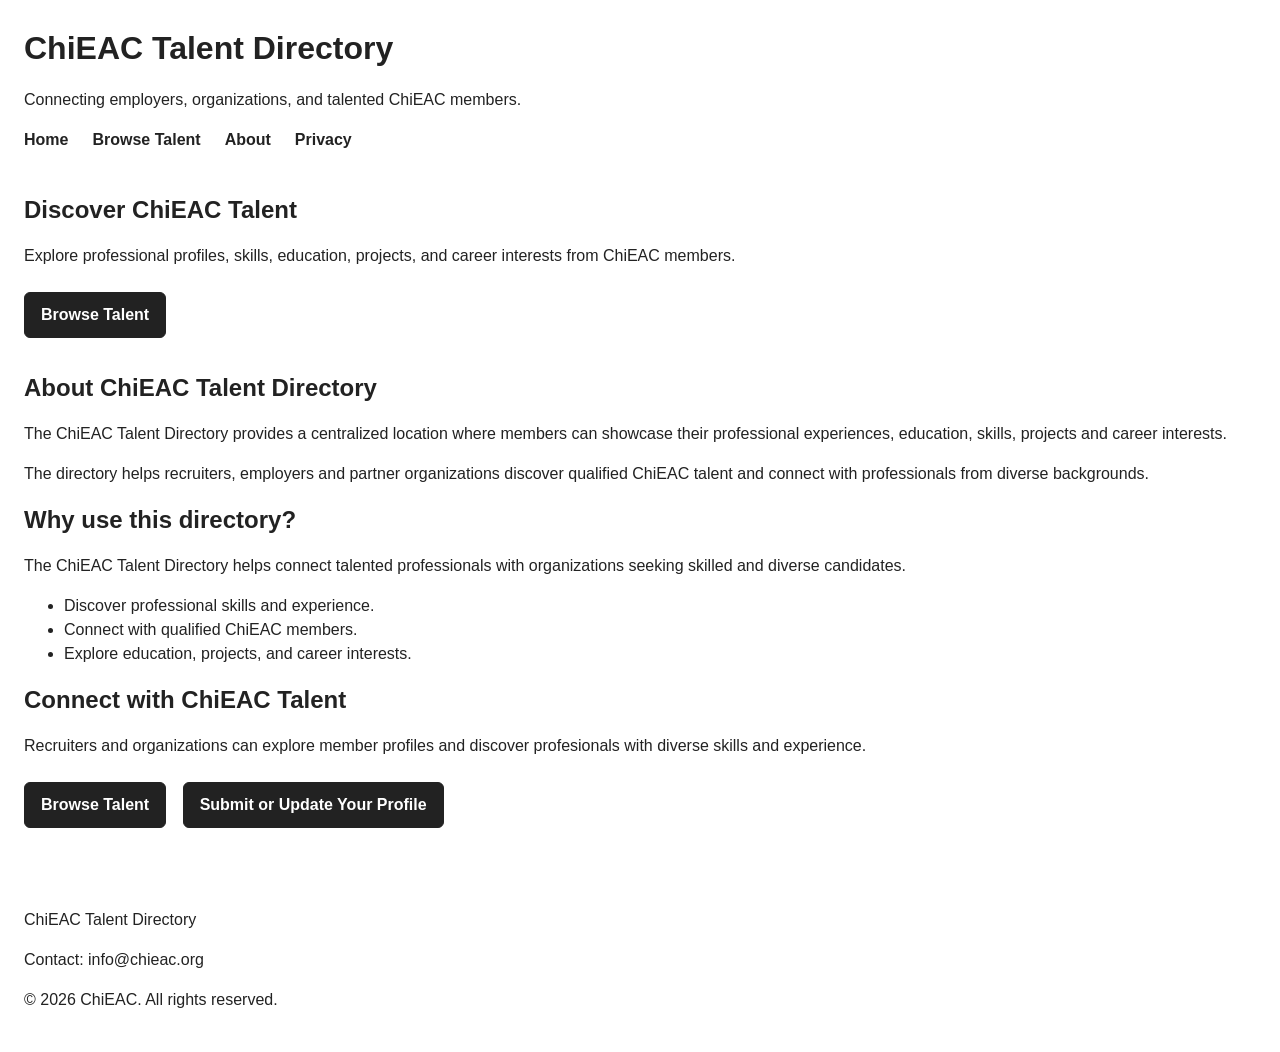
<file: index.html>
<!DOCTYPE html>
<html lang="en">

<head>
    <meta charset="UTF-8">
    <meta name="viewport" content="width=device-width, initial-scale=1.0">
    <title>ChiEAC Talent Directory</title>

    <link rel="stylesheet" href="css/styles.css">
</head>

<body>

    <header>
        <h1>ChiEAC Talent Directory</h1>

        <p>
            Connecting employers, organizations, and talented ChiEAC members.
        </p>

        <nav>
            <ul>
                <li><a href="index.html">Home</a></li>
                <li><a href="directory.html">Browse Talent</a></li>
                <li><a href="about.html">About</a></li>
                <li><a href="privacy.html">Privacy</a></li>
            </ul>
        </nav>
    </header>

    <main>

        <section class="hero">

            <h2>
                Discover ChiEAC Talent
            </h2>

            <p>
                Explore professional profiles, skills, education,
                projects, and career interests from ChiEAC members.
            </p>

            <a href="directory.html" class="cta-button">
                Browse Talent
            </a>

        </section>

        <section class="about">

            <h2>
                About ChiEAC Talent Directory
            </h2>

            <p>
                The ChiEAC Talent Directory provides a centralized
                location where members can showcase their professional
                experiences, education, skills, projects and career interests.
            </p>

            <p>
                The directory helps recruiters, employers and partner
                organizations discover qualified ChiEAC talent and connect
                with professionals from diverse backgrounds.
            </p>

        </section>

        <section class="benefits">

            <h2>
                Why use this directory?
            </h2>

            <p>
                The ChiEAC Talent Directory helps connect talented
                professionals with organizations seeking skilled
                and diverse candidates.
            </p>

            <ul>

                <li>
                    Discover professional skills and experience.
                </li>

                <li>
                    Connect with qualified ChiEAC members.
                </li>

                <li>
                    Explore education, projects, and career interests.
                </li>
            </ul>

        </section>

        <section class-"cta">

            <h2>
                Connect with ChiEAC Talent
            </h2>

            <p>
                Recruiters and organizations can explore member
                profiles and discover profesionals with diverse
                skills and experience.
            </p>

            <a href="directory.html" class="cta-button">
                Browse Talent
            </a>

            <a href="directory.html" class="cta-button">
                Submit or Update Your Profile
            </a>

        </section>

    </main>

    <footer>

        <p>
            ChiEAC Talent Directory
        </p>

        <p>
            Contact: info@chieac.org
        </p>

        <p>
            © 2026 ChiEAC. All rights reserved.
        </p>

    </footer>

</body>

</html>
</file>
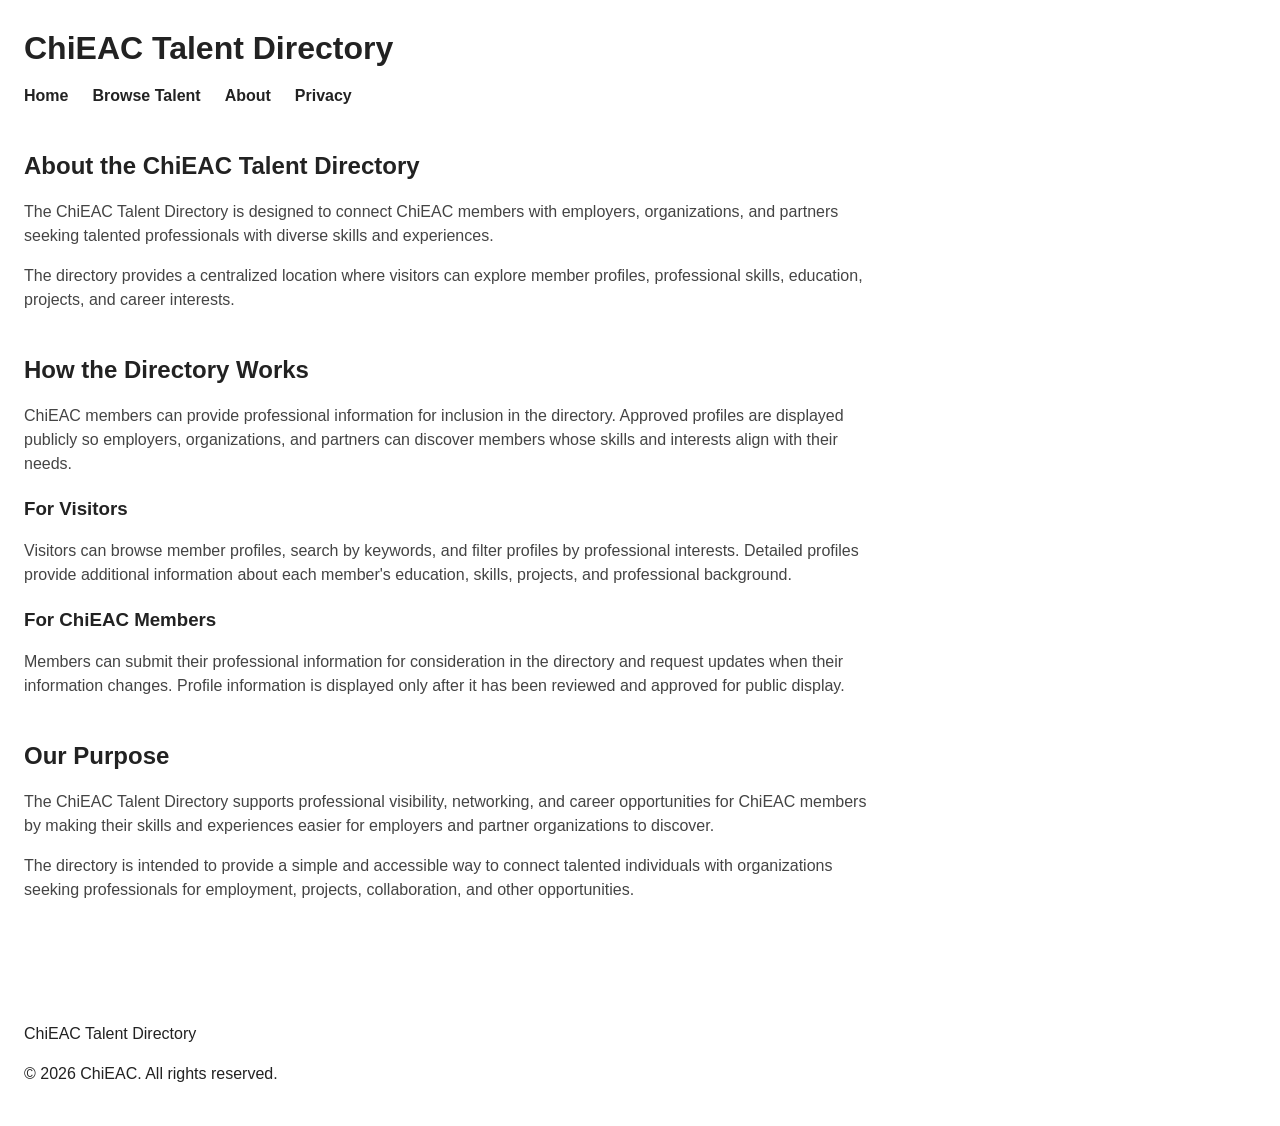
<file: about.html>
<!doctype html>
<html lang="en">
  <head>
    <meta charset="UTF-8" />
    <meta name="viewport" content="width=device-width, initial-scale=1.0" />

    <title>About | ChiEAC Talent Directory</title>

    <link rel="stylesheet" href="css/styles.css" />
  </head>

  <body>
    <header>
      <h1>ChiEAC Talent Directory</h1>

      <nav>
        <ul>
          <li><a href="index.html">Home</a></li>
          <li><a href="directory.html">Browse Talent</a></li>
          <li><a href="about.html">About</a></li>
          <li><a href="privacy.html">Privacy</a></li>
        </ul>
      </nav>
    </header>

    <main>
      <section class="about-section">
        <h2>About the ChiEAC Talent Directory</h2>

        <p>
          The ChiEAC Talent Directory is designed to connect ChiEAC members with
          employers, organizations, and partners seeking talented professionals
          with diverse skills and experiences.
        </p>

        <p>
          The directory provides a centralized location where visitors can
          explore member profiles, professional skills, education, projects, and
          career interests.
        </p>
      </section>

      <section class="how-it-works">
        <h2>How the Directory Works</h2>

        <p>
          ChiEAC members can provide professional information for inclusion in
          the directory. Approved profiles are displayed publicly so employers,
          organizations, and partners can discover members whose skills and
          interests align with their needs.
        </p>

        <h3>For Visitors</h3>

        <p>
          Visitors can browse member profiles, search by keywords, and filter
          profiles by professional interests. Detailed profiles provide
          additional information about each member's education, skills,
          projects, and professional background.
        </p>

        <h3>For ChiEAC Members</h3>

        <p>
          Members can submit their professional information for consideration in
          the directory and request updates when their information changes.
          Profile information is displayed only after it has been reviewed and
          approved for public display.
        </p>
      </section>

      <section class="directory-purpose">
        <h2>Our Purpose</h2>

        <p>
          The ChiEAC Talent Directory supports professional visibility,
          networking, and career opportunities for ChiEAC members by making
          their skills and experiences easier for employers and partner
          organizations to discover.
        </p>

        <p>
          The directory is intended to provide a simple and accessible way to
          connect talented individuals with organizations seeking professionals
          for employment, projects, collaboration, and other opportunities.
        </p>
      </section>
    </main>

    <footer>
      <p>ChiEAC Talent Directory</p>
      <p>© 2026 ChiEAC. All rights reserved.</p>
    </footer>
  </body>
</html>
</file>
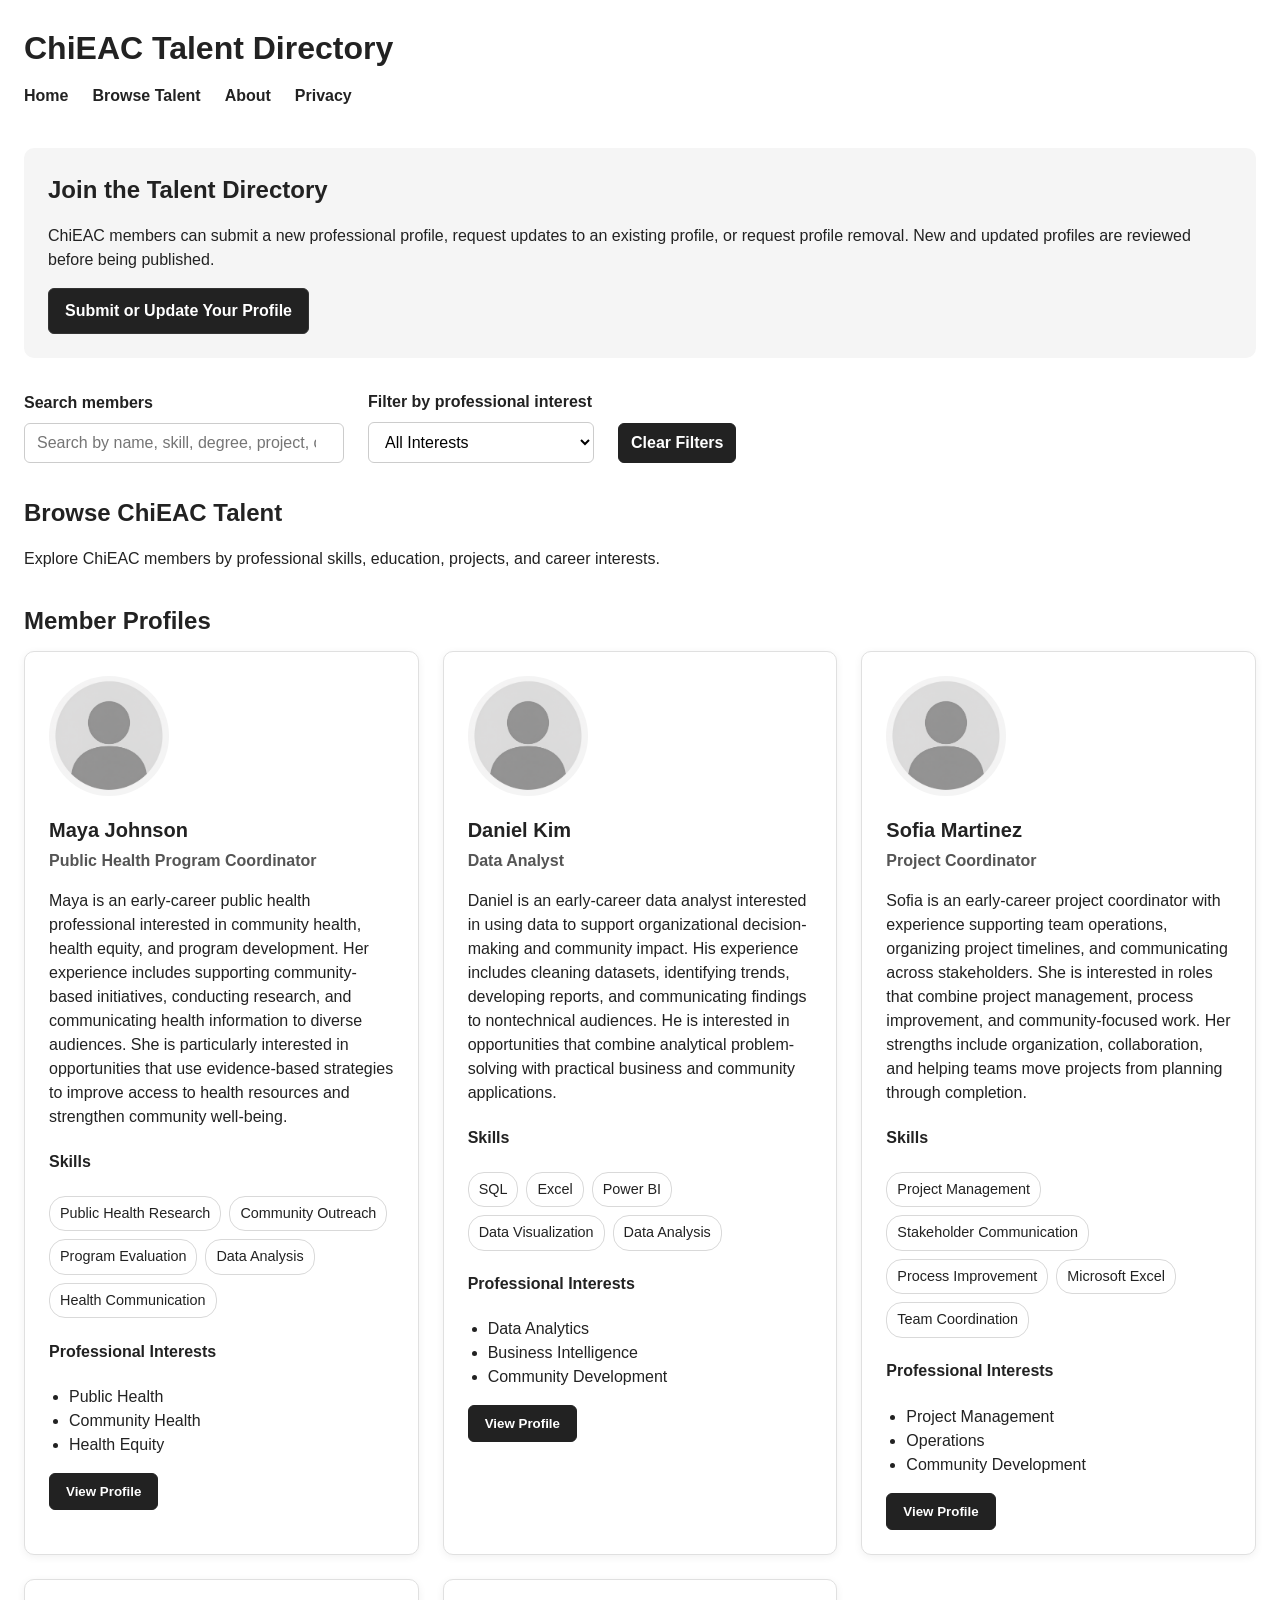
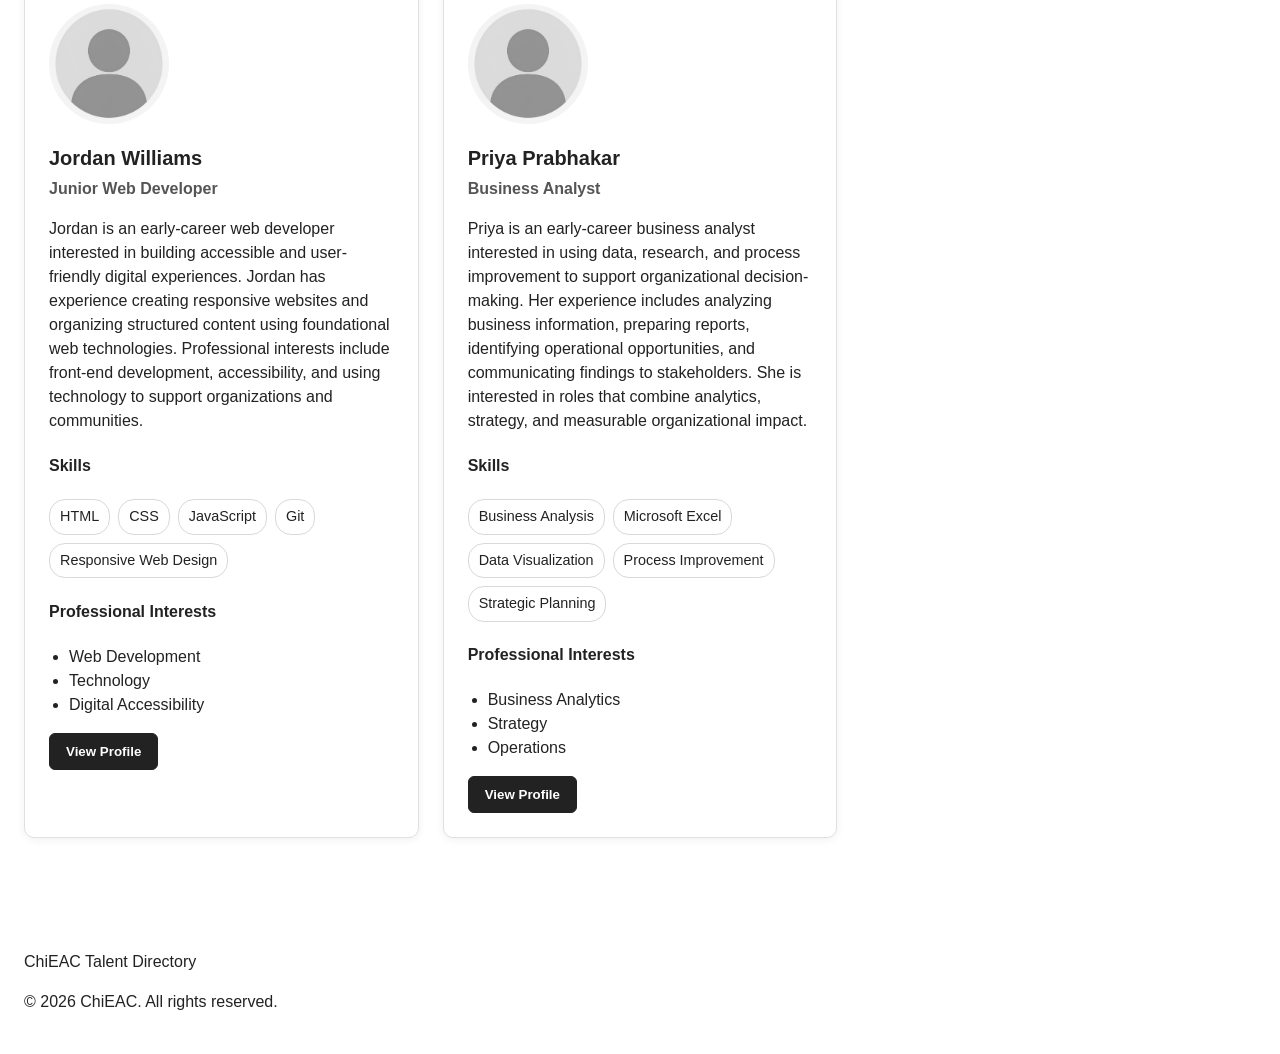
<file: directory.html>
<!doctype html>
<html lang="en">
  <head>
    <meta charset="UTF-8" />
    <meta name="viewport" content="width=device-width, initial-scale=1.0" />

    <title>Browse Talent | ChiEAC Talent Directory</title>

    <link rel="stylesheet" href="css/styles.css" />
  </head>
  <body>
    <header>
      <h1>ChiEAC Talent Directory</h1>

      <nav>
        <ul>
          <li><a href="index.html">Home</a></li>
          <li><a href="directory.html">Browse Talent</a></li>
          <li><a href="about.html">About</a></li>
          <li><a href="privacy.html">Privacy</a></li>
        </ul>
      </nav>
    </header>
    <main>
      <section class="directory-intro">
        
        <section class="profile-submission">
    <h2>Join the Talent Directory</h2>

    <p>
  ChiEAC members can submit a new professional profile, request updates to an existing profile, or request profile removal. New and updated profiles are reviewed before being published.
</p>

    <a
        href="https://docs.google.com/forms/d/e/1FAIpQLSev68Fs2dXSY_hhdYZraRXZIroSZU90G4ET6zNt--6DvFUYRQ/viewform?usp=dialog"
        target="_blank"
        rel="noopener noreferrer"
        class="submission-button"
    >
        Submit or Update Your Profile
    </a>
</section>

        <div class="directory-controls">

    <div class="search-control">
        <label for="search-input">Search members</label>

        <input
            type="search"
            id="search-input"
            placeholder="Search by name, skill, degree, project, or interest"
        >
    </div>

    <div class="filter-control">
        <label for="interest-filter">Filter by professional interest</label>

        <select id="interest-filter">
            <option value="">All Interests</option>
        </select>
    </div>

    <button type="button" id="clear-filters">
        Clear Filters
    </button>

</div>
</select>
        
        <h2>Browse ChiEAC Talent</h2>

        <p>
          Explore ChiEAC members by professional skills, education, projects,
          and career interests.
        </p>
      </section>
      <section class="directory-list">
        <h2>Member Profiles</h2>

        <div id="profile-container">
          <!-- Member profile cards will be displayed here. -->
        </div>
      </section>
    </main>
    
    <div id="profile-modal" class="modal" hidden>
    <div class="modal-content">
        <button
            type="button"
            id="close-modal"
            aria-label="Close profile"
        >
            ×
        </button>

        <div id="modal-profile-content">
            <!-- Detailed member information will appear here. -->
        </div>
    </div>
</div>
    
    <footer>
      <p>ChiEAC Talent Directory</p>
      <p>© 2026 ChiEAC. All rights reserved.</p>
    </footer>

    <script src="js/app.js"></script>
  </body>
</html>
</file>
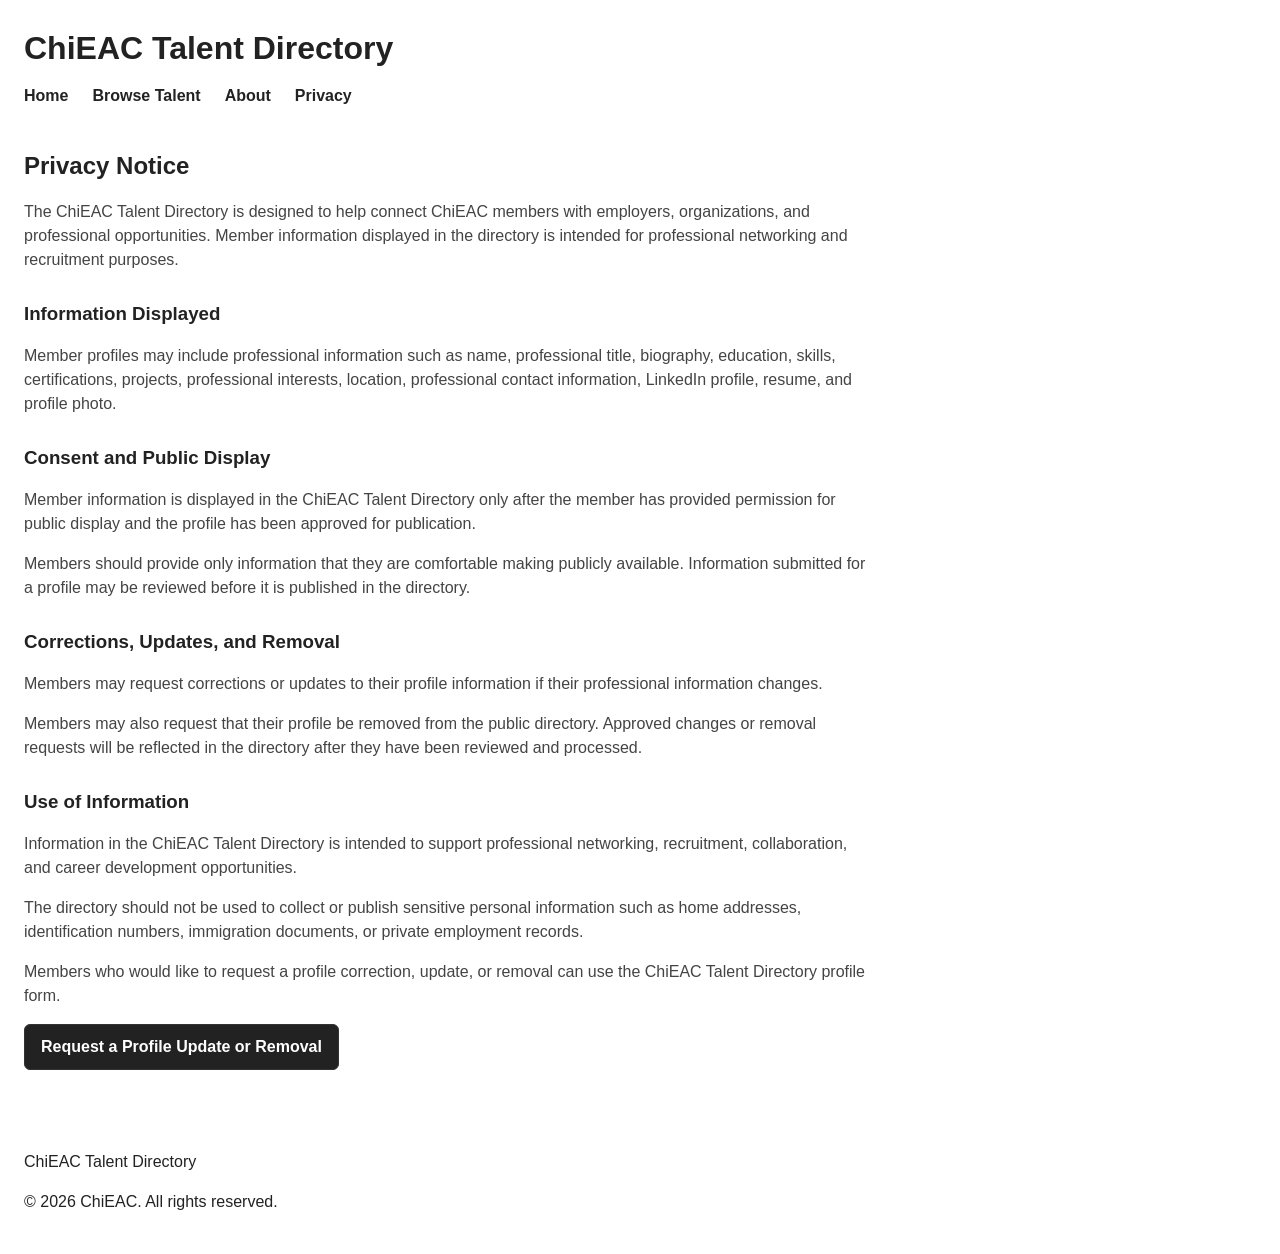
<file: privacy.html>
<!doctype html>
<html lang="en">
  <head>
    <meta charset="UTF-8" />
    <meta name="viewport" content="width=device-width, initial-scale=1.0" />

    <title>Privacy | ChiEAC Talent Directory</title>

    <link rel="stylesheet" href="css/styles.css" />
  </head>

  <body>
    <header>
      <h1>ChiEAC Talent Directory</h1>

      <nav>
        <ul>
          <li><a href="index.html">Home</a></li>
          <li><a href="directory.html">Browse Talent</a></li>
          <li><a href="about.html">About</a></li>
          <li><a href="privacy.html">Privacy</a></li>
        </ul>
      </nav>
    </header>

    <main>
      <section class="privacy-section">
        <h2>Privacy Notice</h2>

        <p>
          The ChiEAC Talent Directory is designed to help connect ChiEAC members
          with employers, organizations, and professional opportunities. Member
          information displayed in the directory is intended for professional
          networking and recruitment purposes.
        </p>

        <h3>Information Displayed</h3>

        <p>
          Member profiles may include professional information such as name,
          professional title, biography, education, skills, certifications,
          projects, professional interests, location, professional contact
          information, LinkedIn profile, resume, and profile photo.
        </p>

        <h3>Consent and Public Display</h3>

        <p>
          Member information is displayed in the ChiEAC Talent Directory only
          after the member has provided permission for public display and the
          profile has been approved for publication.
        </p>

        <p>
          Members should provide only information that they are comfortable
          making publicly available. Information submitted for a profile may be
          reviewed before it is published in the directory.
        </p>

        <h3>Corrections, Updates, and Removal</h3>

        <p>
          Members may request corrections or updates to their profile
          information if their professional information changes.
        </p>

        <p>
          Members may also request that their profile be removed from the public
          directory. Approved changes or removal requests will be reflected in
          the directory after they have been reviewed and processed.
        </p>

        <h3>Use of Information</h3>

        <p>
          Information in the ChiEAC Talent Directory is intended to support
          professional networking, recruitment, collaboration, and career
          development opportunities.
        </p>

        <p>
          The directory should not be used to collect or publish sensitive
          personal information such as home addresses, identification numbers,
          immigration documents, or private employment records.
        </p>

        <p>
          Members who would like to request a profile correction, update, or
          removal can use the ChiEAC Talent Directory profile form.
        </p>

        <a
          href="https://docs.google.com/forms/d/e/1FAIpQLSev68Fs2dXSY_hhdYZraRXZIroSZU90G4ET6zNt--6DvFUYRQ/viewform?usp=dialog"
          target="_blank"
          rel="noopener noreferrer"
          class="submission-button"
        >
          Request a Profile Update or Removal
        </a>
      </section>
    </main>

    <footer>
      <p>ChiEAC Talent Directory</p>
      <p>© 2026 ChiEAC. All rights reserved.</p>
    </footer>
  </body>
</html>
</file>
<file: css/styles.css>
/* Talent Directory */

body {
  margin: 0;
  font-family: Arial, sans-serif;
  line-height: 1.5;
  color: #222222;
  background-color: #ffffff;
}

header,
main,
footer {
  width: 100%;
  padding-left: 24px;
  padding-right: 24px;
  box-sizing: border-box;
}

header {
  padding-top: 24px;
  padding-bottom: 24px;
}

main {
  padding-top: 16px;
  padding-bottom: 40px;
}

footer {
  padding-top: 24px;
  padding-bottom: 24px;
}

.directory-intro,
.profile-submission,
.directory-list {
  margin-bottom: 32px;
}

main h2 {
  margin-top: 0;
  margin-bottom: 12px;
}

main h3 {
  margin-bottom: 8px;
}

#profile-container {
  display: grid;
  grid-template-columns: repeat(3, 1fr);
  gap: 24px;
}

@media (max-width: 900px) {
  #profile-container {
    grid-template-columns: repeat(2, 1fr);
  }
}

@media (max-width: 700px) {
  #profile-container {
    grid-template-columns: 1fr;
  }
}

.profile-card {
  border: 1px solid #e0e0e0;
  border-radius: 10px;
  padding: 24px;
  background-color: #ffffff;
  box-shadow: 0 2px 8px rgba(0, 0, 0, 0.06);
}

.profile-card h3 {
  margin-top: 12px;
  margin-bottom: 4px;
  font-size: 1.25rem;
}

.profile-photo {
  width: 120px;
  height: 120px;
  object-fit: cover;
  border-radius: 50%;
}

.skill-list {
  display: flex;
  flex-wrap: wrap;
  gap: 8px;
  list-style: none;
  padding: 0;
}

.skill-list li {
  border: 1px solid #d9d9d9;
  border-radius: 16px;
  padding: 6px 10px;
  font-size: 0.9rem;
}

.profile-title {
  font-weight: 600;
  margin-top: 0;
  color: #555555;
}

.interest-list {
  padding-left: 20px;
}

.directory-controls {
  display: flex;
  align-items: flex-end;
  gap: 24px;
  flex-wrap: wrap;
  margin: 32px 0;
}

.directory-controls input,
.directory-controls select {
  border: 1px solid #cccccc;
  border-radius: 6px;
  background-color: #ffffff;
}

.directory-controls button,
.submission-button,
.view-profile-button {
  border: 1px solid #222222;
  border-radius: 6px;
  padding: 10px 16px;
  background-color: #222222;
  color: #ffffff;
  font-weight: 600;
  cursor: pointer;
  text-decoration: none;
}

.directory-controls button:hover,
.submission-button:hover,
.view-profile-button:hover {
  background-color: #444444;
}

.directory-controls button:hover,
.submission-button:hover,
.view-profile-button:hover {
  background-color: #444444;
}

/* Home page call-to-action buttons */
.cta-button {
  display: inline-block;
  padding: 10px 16px;
  margin-right: 12px;
  margin-top: 8px;
  border: 1px solid #222222;
  border-radius: 6px;
  background-color: #222222;
  color: #ffffff;
  font-weight: 600;
  text-decoration: none;
}

.cta-button:hover {
  background-color: #444444;
}

.hero .cta-button {
  margin-bottom: 32px;
}

@media (max-width: 600px) {
  .directory-controls {
    flex-direction: column;
    align-items: stretch;
  }

  .search-control,
  .filter-control {
    width: 100%;
  }

  .search-control input,
  .filter-control select,
  .directory-controls button {
    width: 100%;
    min-width: 0;
    box-sizing: border-box;
  }
}

.search-control,
.filter-control {
  display: flex;
  flex-direction: column;
  gap: 8px;
}

.search-control input {
  min-width: 320px;
}

.filter-control select {
  min-width: 220px;
}

.directory-controls input,
.directory-controls select,
.directory-controls button {
  padding: 10px 12px;
  font-size: 1rem;
}

.directory-controls label {
  font-weight: 600;
}

.modal {
  position: fixed;
  inset: 0;
  background-color: rgba(0, 0, 0, 0.6);

  display: flex;
  justify-content: center;
  align-items: center;

  padding: 24px;
  z-index: 1000;
}

.modal[hidden] {
  display: none;
}

.modal-content {
  background-color: white;
  width: 100%;
  max-width: 700px;
  max-height: 85vh;

  overflow-y: auto;

  padding: 32px;
  border-radius: 12px;

  position: relative;
}

@media (max-width: 600px) {
  .modal {
    padding: 12px;
  }

  .modal-content {
    max-height: 90vh;
    padding: 24px 20px;
    border-radius: 8px;
  }

  #close-modal {
    top: 10px;
    right: 12px;
  }
}

#close-modal {
  position: absolute;
  top: 16px;
  right: 16px;

  border: 0;
  background: none;

  font-size: 2rem;
  cursor: pointer;
}

.submission-button {
  display: inline-block;
  padding: 10px 16px;
  border: 1px solid #333333;
  border-radius: 6px;
  text-decoration: none;
  font-weight: 600;
}

.profile-submission {
  padding: 24px;
  background-color: #f5f5f5;
  border-radius: 10px;
}

.about-section,
.how-it-works,
.directory-purpose,
.privacy-section {
  max-width: 850px;
}

.about-section,
.how-it-works,
.directory-purpose {
  margin-bottom: 40px;
}

.about-section p,
.how-it-works p,
.directory-purpose p,
.privacy-section p {
  color: #444444;
}

.privacy-section h3 {
  margin-top: 28px;
}

header h1 {
  margin: 0;
  font-size: 2rem;
}

nav ul {
  display: flex;
  gap: 24px;
  flex-wrap: wrap;
  list-style: none;
  padding: 0;
  margin: 12px 0 0;
}

nav a {
  text-decoration: none;
  color: #222222;
  font-weight: 600;
}

nav a:hover {
  text-decoration: underline;
}

@media (max-width: 600px) {
  nav ul {
    flex-direction: column;
    gap: 10px;
  }
}

a:focus,
button:focus,
input:focus,
select:focus,
a:focus-visible,
button:focus-visible,
input:focus-visible,
select:focus-visible {
  outline: 4px solid #ffb000;
  outline-offset: 4px;
}
</file>
